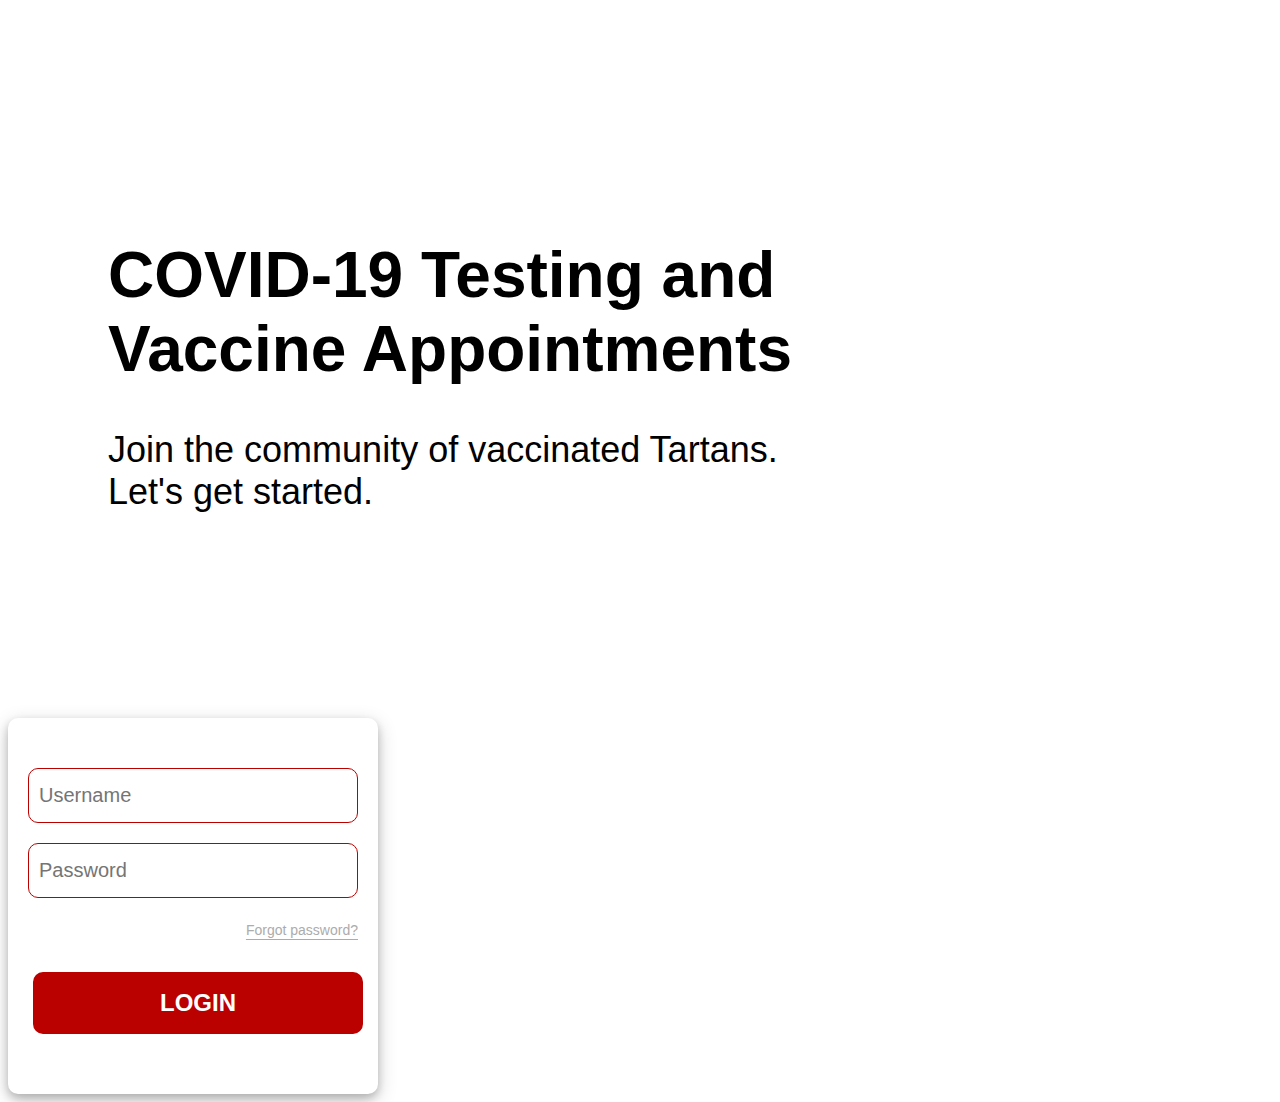
<file: index.html>
<!DOCTYPE html>
<html>
<head>
    <title>HealthConnect</title>
    <meta charset="UTF-8">

    <!-- styles -->
    <link href="style.css" rel="stylesheet">

</head>

<body>
    <form action="submissions.html" method="POST">
        <div class="row">
            <div class="column left">
                <h1>COVID-19 Testing and<br>Vaccine Appointments</h1>
                <h2>Join the community of vaccinated Tartans.<br>Let's get started.</h2>
            </div>

            <div class="column right">
                <form>
                    <input type="text" placeholder="Username" name="uname" minlength="3"maxlength="12" required>
                    <input type="password" placeholder="Password" name="pw" minlength="3"maxlength="12" required>
                </form>

                <a href="mailto:healthconnect@andrew.cmu.edu"><p class="pass" style="font-size: 14px;">Forgot password?</p></a>

                <button type="login"><a href="appointments.html" style="text-decoration: none; color: inherit;">LOGIN</a></button>
            </div>
        </div>

    </form>

</body>
</html>
</file>
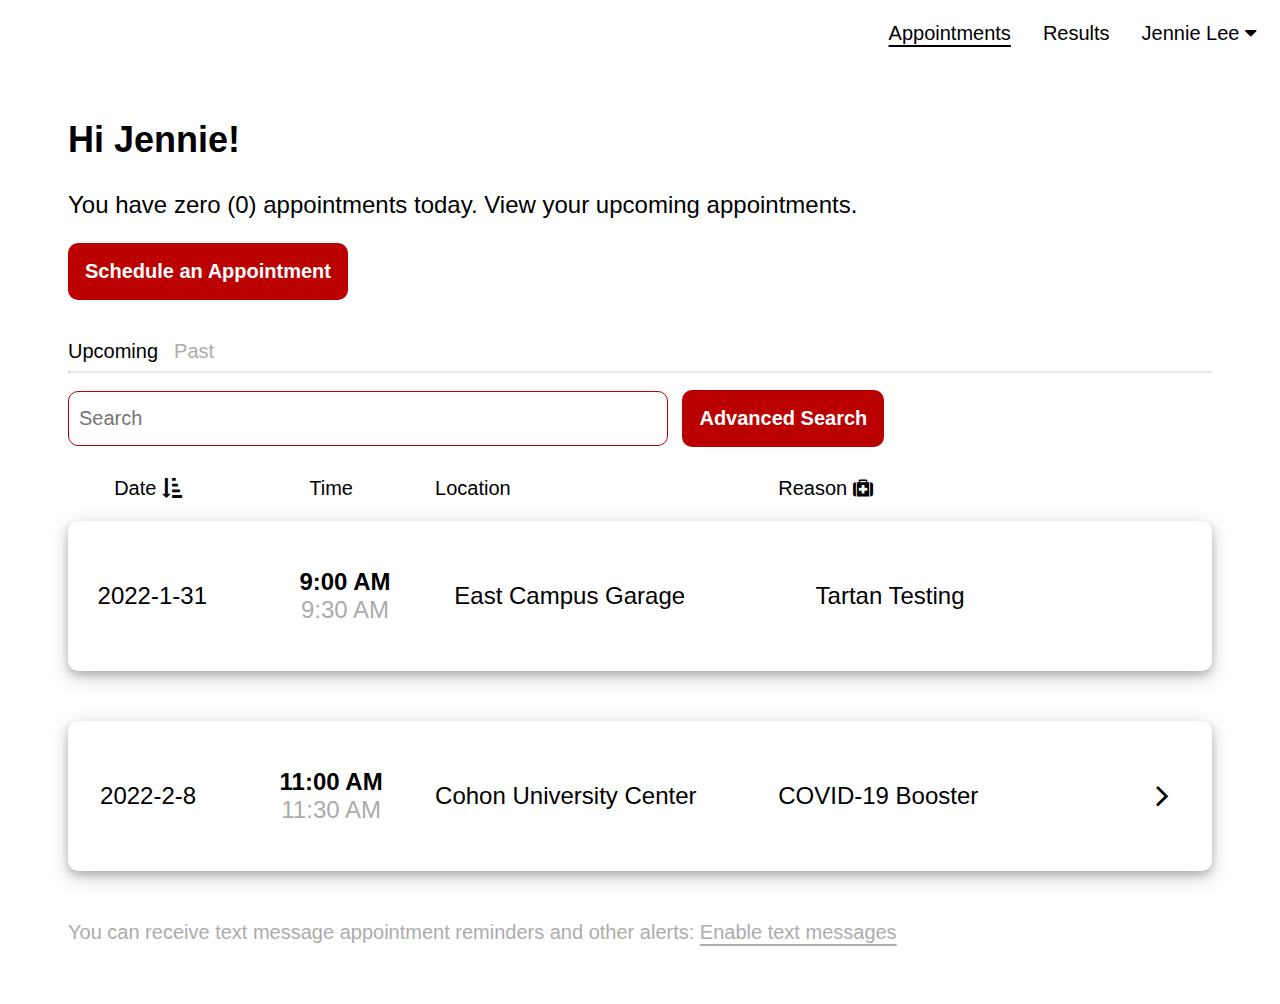
<file: appointments.html>
<!DOCTYPE html>
<html>
<head>
    <title>HealthConnect</title>
    <meta charset="UTF-8">

    <!-- styles -->
    <link href="style.css" rel="stylesheet">
    <link rel="stylesheet" href="https://cdnjs.cloudflare.com/ajax/libs/font-awesome/4.7.0/css/font-awesome.min.css">

</head>

<body>
    <div class="header">
        <div class="dropdown">
            <a>Jennie Lee <i class="fa fa-caret-down" style="font-size:20px"></i></a>
            <div class="dropdownmenu">
                <a>Profile</a>
                <a>Forms</a>
                <a>Settings</a>
                <a>Log Out</a>
            </div>
        </div>
        <a>Results</a>
        <a class="current">Appointments</a>
    </div>

    <div style="margin: 60px;">

        <div id='welcome'>
            <h2 class="bold">Hi Jennie!</h2>
            <h3 class="regular">You have zero (0) appointments today. View your upcoming appointments.</h3>
            <button type="general"><a href="information.html" style="text-decoration: none; color: inherit;">Schedule an Appointment</a></button>
        </div>

        <div class="filter">
            <a class="current">Upcoming</a>
            <a>Past</a>
        </div>

        <hr class="solid">

        <input type="search" placeholder="Search">
        <button type="general">Advanced Search</button>

        <div id='appointment header'>
            <table type="header">
                <tr>
                    <td class="center" style="width: 14%">Date <i class="fa fa-sort-amount-asc" style="font-size:20px"></i></td>
                    <td class="center" style="width: 18%">Time</td>
                    <td style="width: 30%">Location</td>
                    <td style="width: 38%">Reason <i class="fa fa-medkit" style="font-size:20px"></i></td>
                </tr>
            </table>
        </div>

        <div id='first appt'>
            <table type="content">
                <tr>
                    <td class="center" style="width: 14%">2022-1-31</td>
                    <td class="center" style="width: 18%"><span style="font-weight: 700;">9:00 AM</span><br ><span style="color: #ACACAC">9:30 AM</span></td>
                    <td style="width: 30%">East Campus Garage</td>
                    <td style="width: 33%">Tartan Testing</td>
            <!--    <td style="width: 5%"><a href="detail.html"><i class="fa fa-angle-right" style="font-size:36px"></i></a></td> -->
                </tr>
            </table>
        </div>

        <div id='second appt'>
            <table type="content">
                <tr>
                    <td class="center" style="width: 14%">2022-2-8</td>
                    <td class="center" style="width: 18%"><span style="font-weight: 700;">11:00 AM</span><br><span style="color: #ACACAC">11:30 AM</span></td>
                    <td style="width: 30%">Cohon University Center</td>
                    <td style="width: 33%">COVID-19 Booster</td>
                    <td style="width: 5%"><i class="fa fa-angle-right" style="font-size:36px"></i></td>
                </tr>
            </table>
        </div>

        <p><span style="color: #ACACAC">You can receive text message appointment reminders and other alerts:</span> <a href="sms:000000;?&body=Sign me up for HealthConnect text alerts">Enable text messages</a></p>

    </div>

</body>
</file>
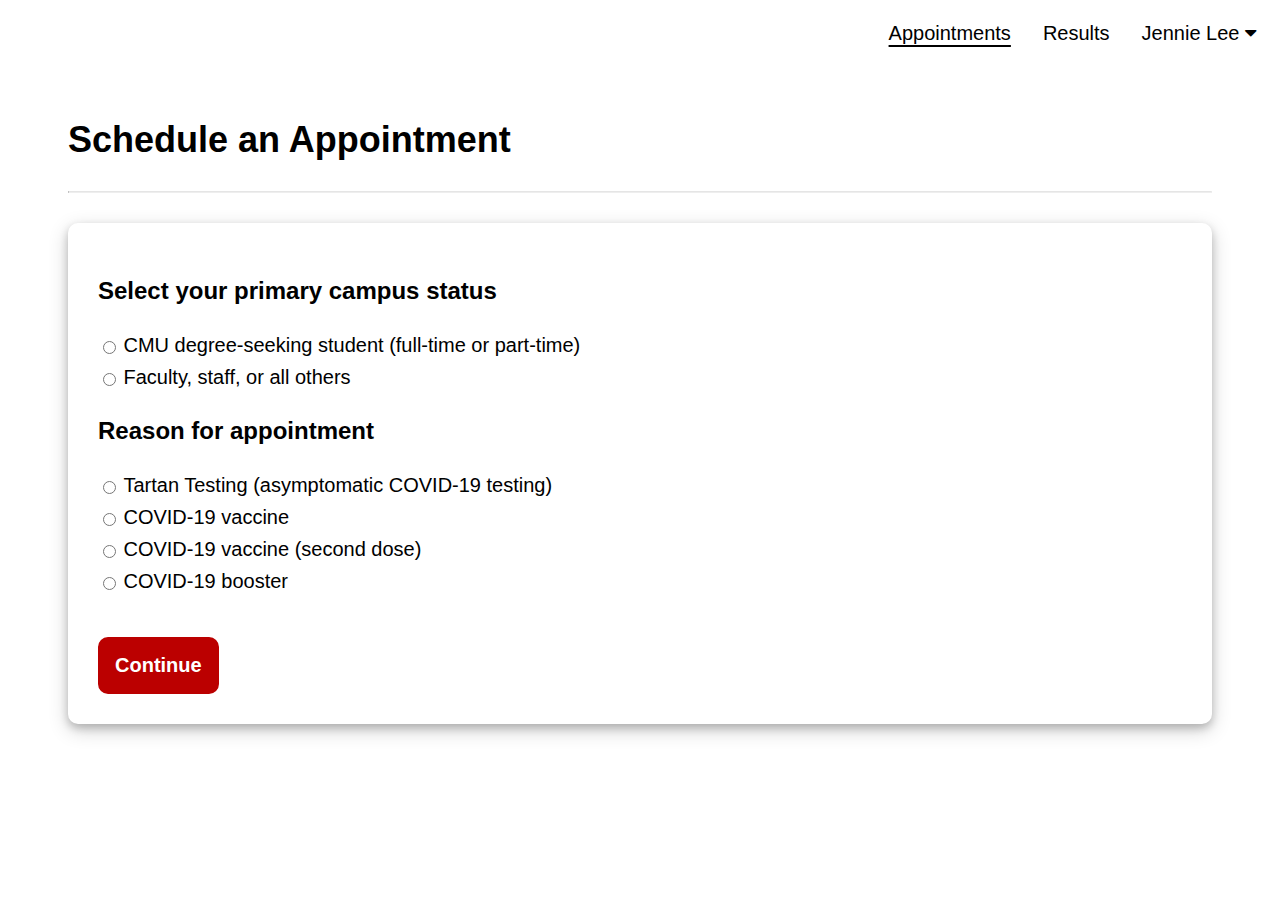
<file: information.html>
<!DOCTYPE html>
<html>
<head>
    <title>HealthConnect</title>
    <meta charset="UTF-8">

    <!-- styles -->
    <link href="style.css" rel="stylesheet">
    <link rel="stylesheet" href="https://cdnjs.cloudflare.com/ajax/libs/font-awesome/4.7.0/css/font-awesome.min.css">

</head>

<body>
    <script src="script.js"></script>
    <div class="header">
        <div class="dropdown">
            <a>Jennie Lee <i class="fa fa-caret-down" style="font-size:20px"></i></a>
            <div class="dropdownmenu">
                <a>Profile</a>
                <a>Forms</a>
                <a>Settings</a>
                <a>Log Out</a>
            </div>
        </div>
        <a>Results</a>
        <a class="current">Appointments</a>
    </div>

    <div style="margin: 60px;">

        <h2 class="bold">Schedule an Appointment</h2>

        <hr class="solid" style="margin-bottom: 30px;">

            <div class="boxed">
            <form id="schedule1">

                <h3 class="bold">Select your primary campus status</h3>
                <div class="larger">
                    <input type="radio" id="degree" name="status" value="degree">
                    <label for="degree" class="fs20">CMU degree-seeking student (full-time or part-time)</label><br>
                    <input type="radio" id="staff" name="status" value="staff">
                    <label for="staff" class="fs20">Faculty, staff, or all others</label><br>
                </div>

                <h3 class="bold">Reason for appointment</h3>
                <div class="larger">
                    <input type="radio" id="testing" name="reason" value="testing">
                    <label for="testing" class="fs20">Tartan Testing (asymptomatic COVID-19 testing)</label><br>
                    <input type="radio" id="vaccine" name="reason" value="vaccine">
                    <label for="vaccine" class="fs20">COVID-19 vaccine</label><br>
                    <input type="radio" id="second" name="reason" value="second">
                    <label for="second" class="fs20">COVID-19 vaccine (second dose)</label><br>
                    <input type="radio" id="booster" name="reason" value="booster">
                    <label for="booster" class="fs20">COVID-19 booster</label><br>
                </div>

                <div style="margin-bottom: 40px;"></div>

                <button type="general"><a href="information2.html" style="text-decoration: none; color: inherit;">Continue</a></button>

            </form>
            </div>

    </div>

</body>
</file>
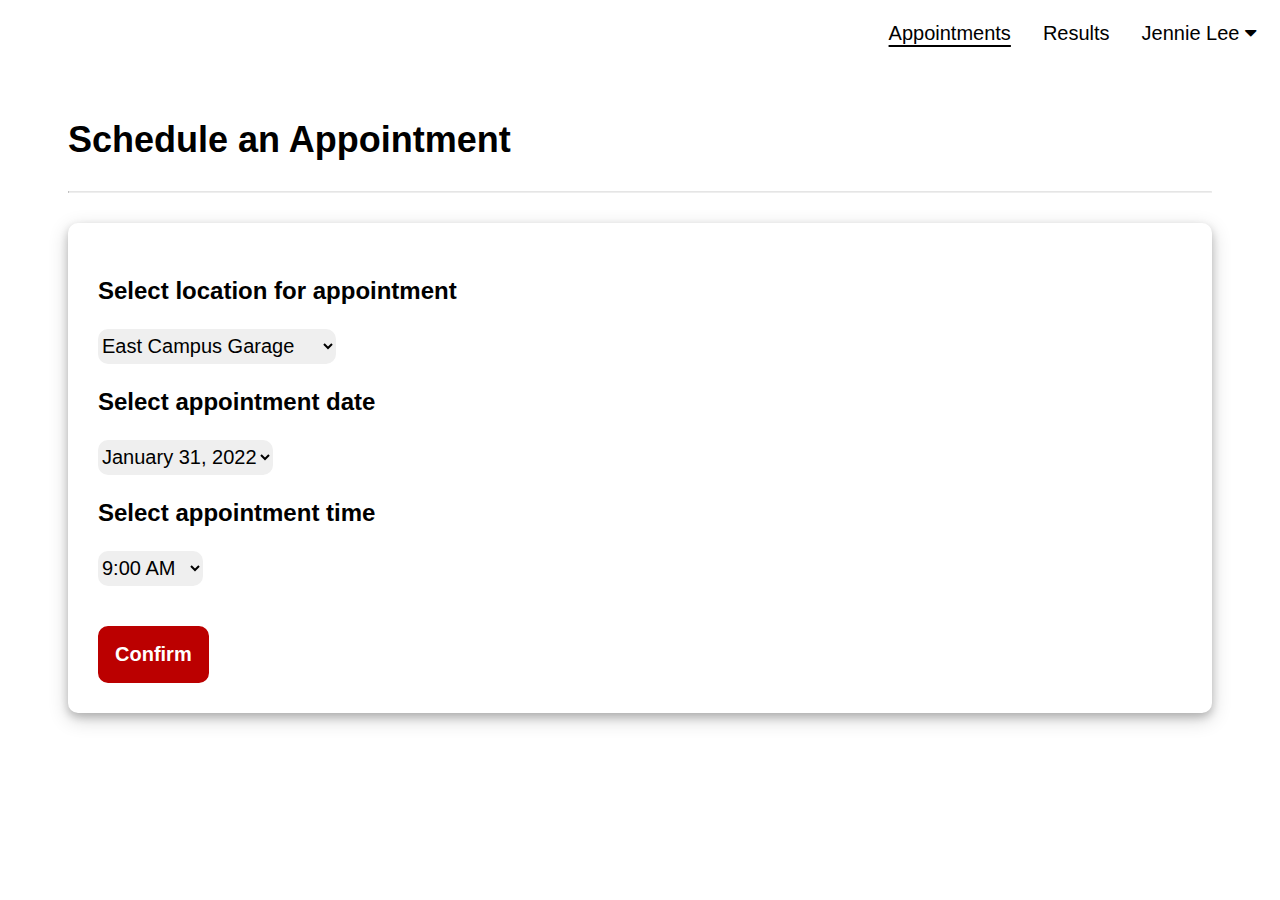
<file: information2.html>
<!DOCTYPE html>
<html>
<head>
    <title>HealthConnect</title>
    <meta charset="UTF-8">

    <!-- styles -->
    <link href="style.css" rel="stylesheet">
    <link rel="stylesheet" href="https://cdnjs.cloudflare.com/ajax/libs/font-awesome/4.7.0/css/font-awesome.min.css">

</head>

<body>
    <script src="script.js"></script>
    <div class="header">
        <div class="dropdown">
            <a>Jennie Lee <i class="fa fa-caret-down" style="font-size:20px"></i></a>
            <div class="dropdownmenu">
                <a>Profile</a>
                <a>Forms</a>
                <a>Settings</a>
                <a>Log Out</a>
            </div>
        </div>
        <a>Results</a>
        <a class="current">Appointments</a>
    </div>

    <div style="margin: 60px;">

        <h2 class="bold">Schedule an Appointment</h2>

        <hr class="solid" style="margin-bottom: 30px;">

        <form id="schedule2" action="detail.html">

            <div class="boxed">

                <h3 class="bold">Select location for appointment</h3>
                <div class="larger">
                    <select id="location" name=location>
                        <option value="ecg">East Campus Garage</option>
                        <option value="uc">Cohon University Center</option>
                    </select>
                </div>

                <h3 class="bold">Select appointment date</h3>
                <div class="larger">
                    <select id="date" name="date" onclick="chooseLocation()">
                        <option value="jan">January 31, 2022</option>
                        <option value="feb">February 8, 2022</option>
                    </select>
            <!--    <select id="mm" name="mm">
                        <option value="jan">January</option>
                        <option value="feb">February</option>
                    </select>
                    <select id="dd" name="dd">
                        <option value="31">31</option>
                        <option value="8">8</option>
                    </select>
                    <select id="yyyy" name="yyyy">
                        <option value="2022">2022</option>
                    </select> -->
                </div>

                <h3 class="bold">Select appointment time</h3>
                <div class="larger">
                <select id="time" name="time" onclick="chooseLocation()">
                    <option value="9:00AM">9:00 AM</option>
                    <option value="11:30AM">11:30 AM</option>
                </select>
        <!--    <select id="hr" name="hr">
                        <option value="9">9</option>
                        <option value="11">11</option>
                    </select>
                    <select id="min" name="min">
                        <option value="00">00</option>
                        <option value="30">30</option>
                    </select>
                    <select id="ampm" name="ampm">
                        <option value="am">AM</option>
                        <option value="pm">PM</option>
                    </select> -->
                </div>

                <div style="margin-bottom: 40px;"></div>

                <button onclick="scheduleAppt()" type="submit"><a href="detail.html" style="text-decoration: none; color: inherit;">Confirm</a></button>

            </div>

        </form>

    </div>

</body>
</file>
<file: style.css>
/*********** UNIVERSAL ************/
html {
    font-family: 'Arial';
    text-align: left;
    color: black;
}

/*********** TEXT ************/
h1 {
    font-weight: 700;
    font-size: 64px;
}

h2 {
    font-weight: 400;
    font-size: 36px;
}

h3 {
    font-size: 24px;
}

p {
    font-size: 20px;
}

/*********** HEADER ************/
.header {
    overflow: hidden;
    text-align: center;
}

.header a {
    float: right;
    color: black;
    padding: 14px 16px;
    text-decoration: none;
    font-size: 20px;
}

.header a.current {
    text-decoration: underline;
    text-underline-position: under;
    color: black;
}

.header a:hover {
    color: #ACACAC;
}

/*********** LINKS ************/
a:link {
    color: #ACACAC;
    text-underline-position: under;
}

a:visited {
    color: black;
}

a:hover {
    color: #BB0000;
}

a:active {
    color: black;
}

/*********** DROPDOWN ************/
.dropdown {
    float: right;
    overflow: hidden;
}

.dropdownmenu {
    display: none;
    position: absolute;
    top: 55px;
    background-color: #FFFFFF;
    color: black;
    min-width: 140px;
    box-shadow: 0px 8px 16px 0px rgba(0,0,0,0.2);
    z-index: 1;
}

.dropdownmenu a {
    float: none;
    font-size: 20px;
    color: black;
    padding: 14px 16px;
    text-decoration: none;
    display: block;
    text-align: right;
}

.dropdownmenu a:hover {
    background-color: #ACACAC;
    color: black;
}

.dropdown:hover .dropdownmenu {
    display: block;
}

/*********** POPUP ************/
.modal {
    display: none;
    position: fixed;
    overflow: auto;
    padding-top: 50px;
    background-color: rgba(255, 255, 255, 0.8);
    z-index: 1;
    left: 0;
    top: 0;
    height: 100%;
    width: 100%;
}

.popupcontent {
    border: 2.5px solid #ACACAC;
    border-radius: 10px;
    background-color: #FFFFFF;
    text-align: center;
    margin: 0;
    top: 50%;
    left: 50%;
    -ms-transform: translate(-50%, -50%);
    transform: translate(-50%, -50%);
    position: absolute;
    width: 500px;
    height: 250px;
    color: black;
    padding-top: 30px;
    padding-bottom: 20px;
}


.close {
    color: #ACACAC;
    float: right;
    font-size: 40px;
    padding-right: 15px;
    margin-top: -30px;
}

.close:hover, .close:focus{
    color: #BB0000;
}

/*********** CLICK ************/
button {
    display: inline-block;
    box-sizing: border-box;
    text-align: center;
    text-decoration: none;
    font-weight: 700;
    background-color: #BB0000;
    color: #FFFFFF;
    border: none;
    border-radius: 10px;
    border: 2px solid #BB0000;
}

button:hover {
    background-color: #FFFFFF;
    color: #BB0000;
    border-radius: 10px;
    border: 2px solid #BB0000;
}

button[type=general] {
    font-size: 20px;
    padding:  15px;
    margin: 0px;
}

button[type=submit] {
    font-size: 20px;
    padding:  15px;
    margin: 0px;
}

button[type=login] {
    margin: 20px 15px 20px 15px;
    width: 330px;
    font-size: 24px;
    padding:  15px 0px 15px 0px;
}

input[type=text] {
    width: 330px;
    font-size: 20px;
    padding:15px 0px 15px 10px;
    margin: 10px;
    display: inline-block;
    border: 1px solid #BB0000;
    box-sizing: border-box;
    border-radius: 10px;
}

input[type=password] {
    width: 330px;
    font-size: 20px;
    padding:15px 0px 15px 10px;
    margin: 10px;
    display: inline-block;
    border: 1px solid #BB0000;
    box-sizing: border-box;
    border-radius: 10px;
}

input[type=search] {
    width: 600px;
    font-size: 20px;
    padding:15px 0px 15px 10px;
    margin: 10px 10px 10px 0px;
    display: inline-block;
    border: 1px solid #BB0000;
    box-sizing: border-box;
    border-radius: 10px;
    color: #ACACAC;
}

input[type="radio"] {
  margin-top: -1px;
  vertical-align: middle;
}

select {
    height: 35px;
    font-size: 20px;
    border-radius: 10px;
    border: none;
}
/*********** TABLE ************/
.filter {
    overflow: hidden;
    text-align: center;
}

.filter a {
    float: left;
    color: #ACACAC;
    padding: 40px 16px 0px 0px;
    text-decoration: none;
    font-size: 20px;
}

.filter a.current {
    color: black;
}

table {
     width: 100%;
     border-collapse: collapse;
     font-weight: 400;
}

table[type=header] {
     font-size: 20px;
     padding: 10px 0px;
     margin-top: 20px;
     margin-bottom: 20px;
}

table[type=content] {
     font-size: 24px;
     margin-bottom: 50px;
     height: 150px;
     border-radius: 10px;
     box-shadow: 0 4px 8px 0 rgba(0, 0, 0, 0.2), 0 6px 20px 0 rgba(0, 0, 0, 0.19);
}

/*********** BODY ************/
ol {
    font-size: 20px;
}

.hcenter {
    display: block;
    margin-left: auto;
    margin-right: auto;
}

/*********** COLUMNS ************/
.column {
    float: left;
}


.left {
    margin-top: 187.185px;
    margin-left: 100px;
    padding-right: 50px;
    width: 780px;
    text-align: left;
}

.right {
    margin-top:175px;
    margin-right: 100px;
    width: 350px;
    padding: 40px 10px 40px;
    border-radius: 10px;
    box-shadow: 0 4px 8px 0 rgba(0, 0, 0, 0.2), 0 6px 20px 0 rgba(0, 0, 0, 0.19);
}

.row:after {
    content: "";
    display: table;
    clear: both;
}

.boxed {
    padding: 30px;
    border-radius: 10px;
    box-shadow: 0 4px 8px 0 rgba(0, 0, 0, 0.2), 0 6px 20px 0 rgba(0, 0, 0, 0.19);
}

/* Solid border */
hr.solid {
    border-top: 1px solid #E5E5E5;
}
/*********** TEXT ADJUSTMENT ************/
.bold {
    font-weight: 700;
}

.regular {
    font-weight: 400;
}

.center {
    text-align: center;
}

.tabbed {
    text-align: left;
    padding-left: 10px;
}

.pass {
    text-align: right;
    margin-right: 10px;
}

.light {
    color: #ACACAC;
}

.click {
    color: #BB0000;
    text-decoration: underline;
}

  .small {
    line-height: 70%;
}

  .larger {
    line-height: 170%;
}

  .fs20 {
    font-size: 20px;
    line-height: 160%;
  }
</file>
